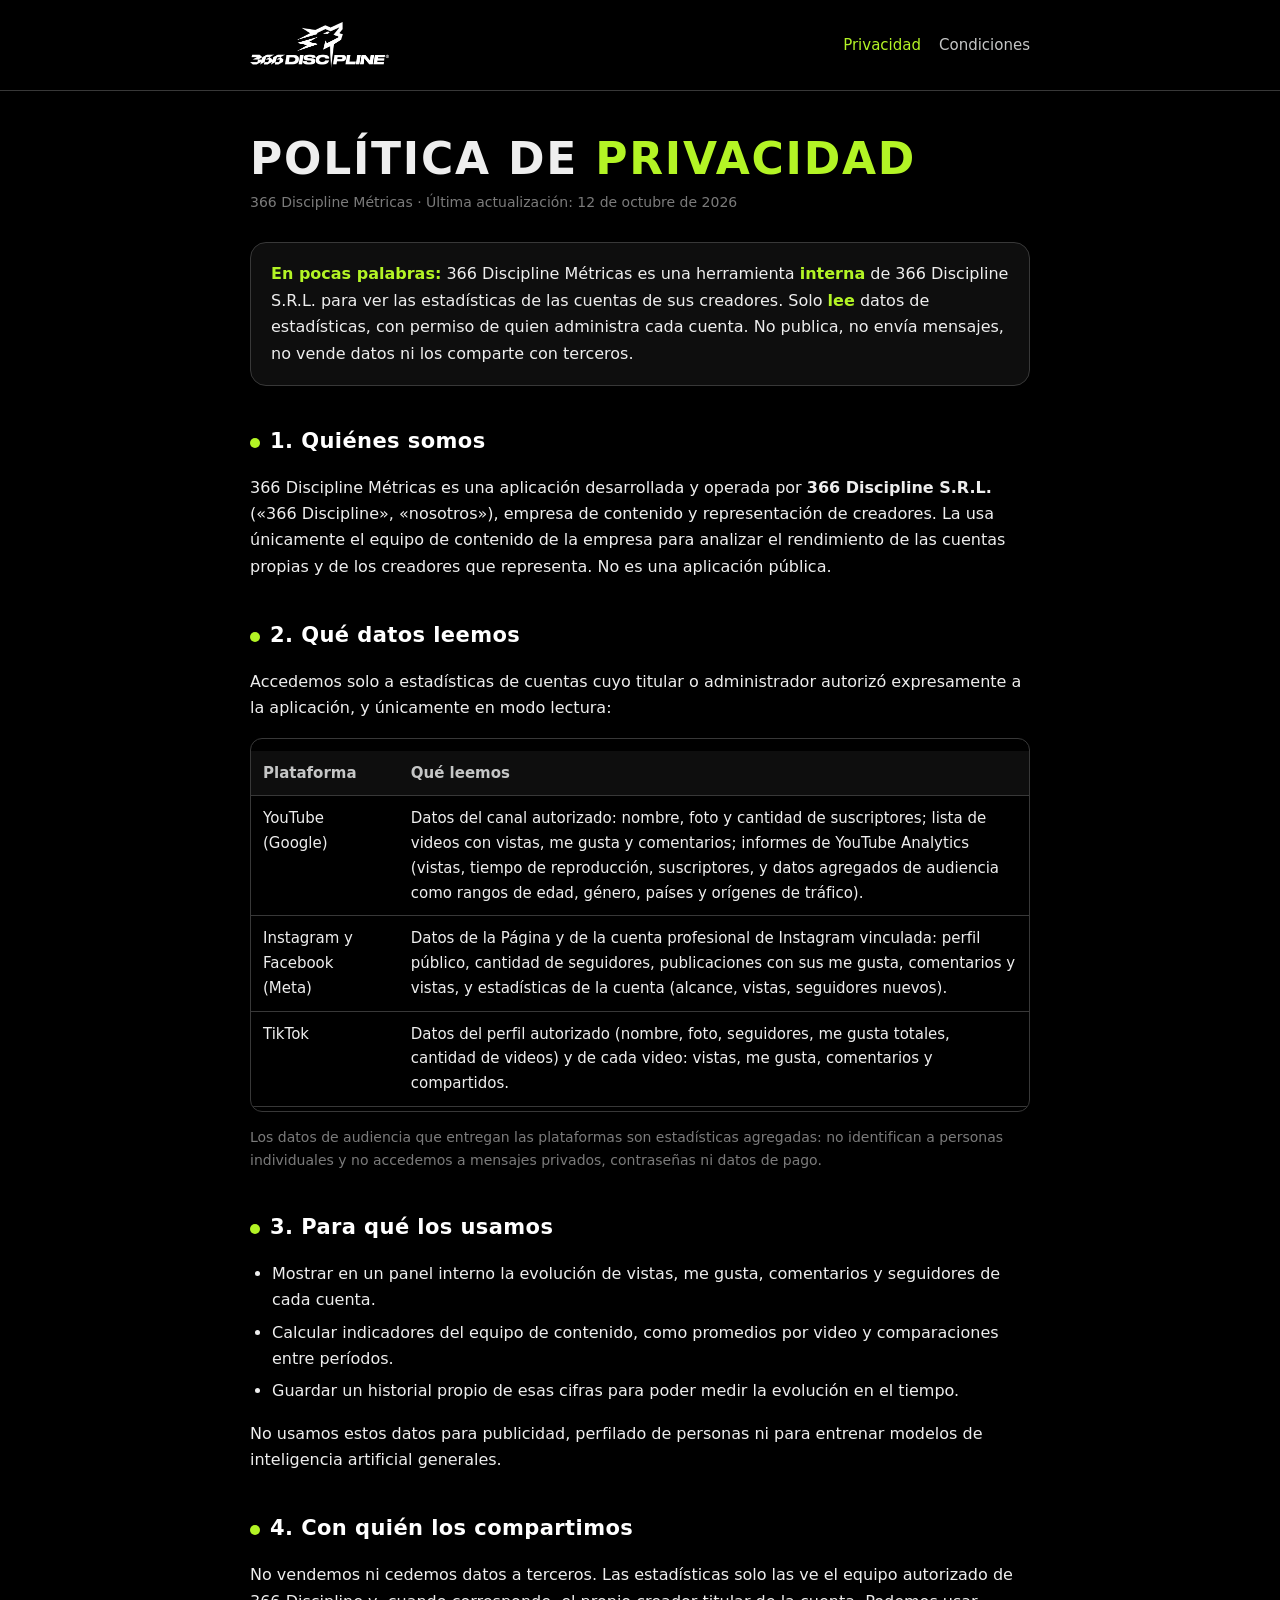
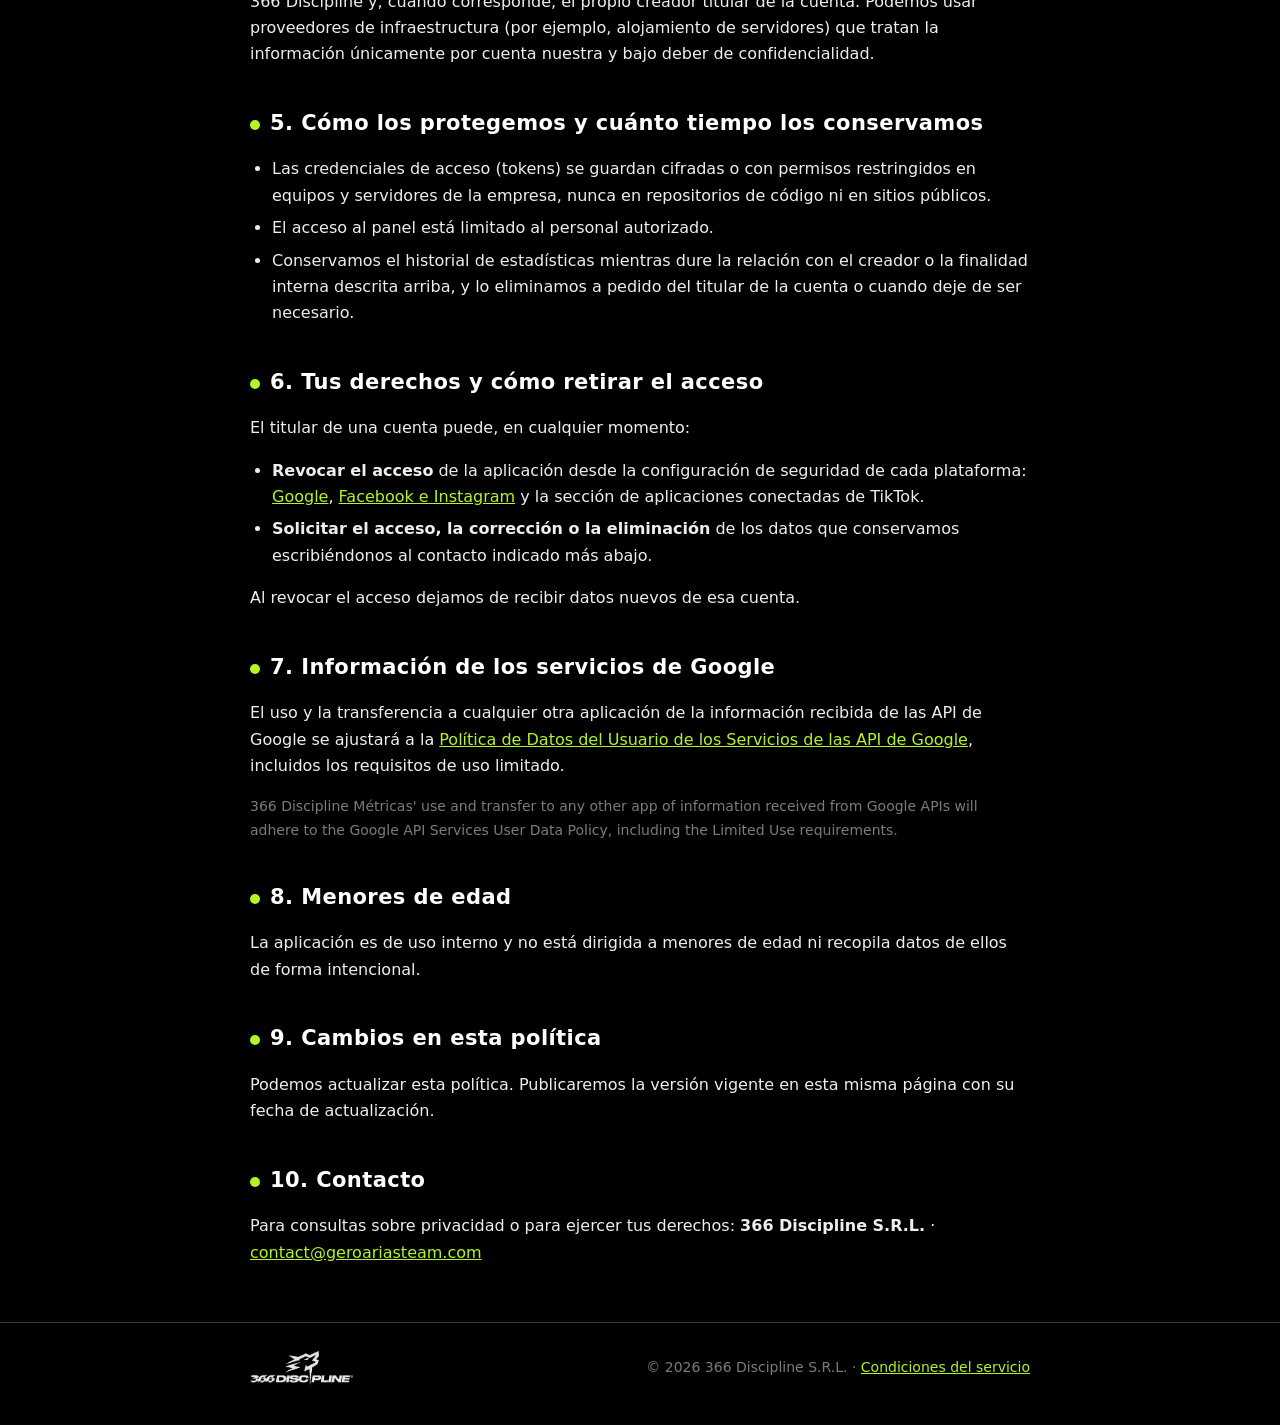
<file: index.html>
<!doctype html>
<html lang="es">
<head>
<meta charset="utf-8">
<meta name="viewport" content="width=device-width, initial-scale=1">
<title>Política de privacidad · 366 Discipline Métricas</title>
<meta name="description" content="Política de privacidad de 366 Discipline Métricas, herramienta interna de análisis de estadísticas de redes de 366 Discipline S.R.L.">
<link rel="stylesheet" href="estilo.css">
</head>
<body>
<header class="sitio"><div class="contenedor fila">
  <a href="index.html" aria-label="366 Discipline"><img class="logo" src="img/logo-366-discipline.png" alt="366 Discipline"></a>
  <nav class="sitio"><a class="activa" href="index.html">Privacidad</a><a href="terminos.html">Condiciones</a></nav>
</div></header>

<main class="contenedor">
  <h1>Política de <span>privacidad</span></h1>
  <p class="fecha">366 Discipline Métricas · Última actualización: 12 de octubre de 2026</p>

  <div class="resumen"><strong>En pocas palabras:</strong> 366 Discipline Métricas es una herramienta <strong>interna</strong> de 366 Discipline S.R.L. para ver las estadísticas de las cuentas de sus creadores. Solo <strong>lee</strong> datos de estadísticas, con permiso de quien administra cada cuenta. No publica, no envía mensajes, no vende datos ni los comparte con terceros.</div>

  <h2>1. Quiénes somos</h2>
  <p>366 Discipline Métricas es una aplicación desarrollada y operada por <strong>366 Discipline S.R.L.</strong> («366 Discipline», «nosotros»), empresa de contenido y representación de creadores. La usa únicamente el equipo de contenido de la empresa para analizar el rendimiento de las cuentas propias y de los creadores que representa. No es una aplicación pública.</p>

  <h2>2. Qué datos leemos</h2>
  <p>Accedemos solo a estadísticas de cuentas cuyo titular o administrador autorizó expresamente a la aplicación, y únicamente en modo lectura:</p>
  <div class="tabla"><table>
    <thead><tr><th>Plataforma</th><th>Qué leemos</th></tr></thead>
    <tbody>
      <tr><td>YouTube (Google)</td><td>Datos del canal autorizado: nombre, foto y cantidad de suscriptores; lista de videos con vistas, me gusta y comentarios; informes de YouTube Analytics (vistas, tiempo de reproducción, suscriptores, y datos agregados de audiencia como rangos de edad, género, países y orígenes de tráfico).</td></tr>
      <tr><td>Instagram y Facebook (Meta)</td><td>Datos de la Página y de la cuenta profesional de Instagram vinculada: perfil público, cantidad de seguidores, publicaciones con sus me gusta, comentarios y vistas, y estadísticas de la cuenta (alcance, vistas, seguidores nuevos).</td></tr>
      <tr><td>TikTok</td><td>Datos del perfil autorizado (nombre, foto, seguidores, me gusta totales, cantidad de videos) y de cada video: vistas, me gusta, comentarios y compartidos.</td></tr>
    </tbody>
  </table></div>
  <p class="nota">Los datos de audiencia que entregan las plataformas son estadísticas agregadas: no identifican a personas individuales y no accedemos a mensajes privados, contraseñas ni datos de pago.</p>

  <h2>3. Para qué los usamos</h2>
  <ul>
    <li>Mostrar en un panel interno la evolución de vistas, me gusta, comentarios y seguidores de cada cuenta.</li>
    <li>Calcular indicadores del equipo de contenido, como promedios por video y comparaciones entre períodos.</li>
    <li>Guardar un historial propio de esas cifras para poder medir la evolución en el tiempo.</li>
  </ul>
  <p>No usamos estos datos para publicidad, perfilado de personas ni para entrenar modelos de inteligencia artificial generales.</p>

  <h2>4. Con quién los compartimos</h2>
  <p>No vendemos ni cedemos datos a terceros. Las estadísticas solo las ve el equipo autorizado de 366 Discipline y, cuando corresponde, el propio creador titular de la cuenta. Podemos usar proveedores de infraestructura (por ejemplo, alojamiento de servidores) que tratan la información únicamente por cuenta nuestra y bajo deber de confidencialidad.</p>

  <h2>5. Cómo los protegemos y cuánto tiempo los conservamos</h2>
  <ul>
    <li>Las credenciales de acceso (tokens) se guardan cifradas o con permisos restringidos en equipos y servidores de la empresa, nunca en repositorios de código ni en sitios públicos.</li>
    <li>El acceso al panel está limitado al personal autorizado.</li>
    <li>Conservamos el historial de estadísticas mientras dure la relación con el creador o la finalidad interna descrita arriba, y lo eliminamos a pedido del titular de la cuenta o cuando deje de ser necesario.</li>
  </ul>

  <h2>6. Tus derechos y cómo retirar el acceso</h2>
  <p>El titular de una cuenta puede, en cualquier momento:</p>
  <ul>
    <li><strong>Revocar el acceso</strong> de la aplicación desde la configuración de seguridad de cada plataforma: <a href="https://myaccount.google.com/permissions" rel="noopener">Google</a>, <a href="https://www.facebook.com/settings?tab=business_tools" rel="noopener">Facebook e Instagram</a> y la sección de aplicaciones conectadas de TikTok.</li>
    <li><strong>Solicitar el acceso, la corrección o la eliminación</strong> de los datos que conservamos escribiéndonos al contacto indicado más abajo.</li>
  </ul>
  <p>Al revocar el acceso dejamos de recibir datos nuevos de esa cuenta.</p>

  <h2>7. Información de los servicios de Google</h2>
  <p>El uso y la transferencia a cualquier otra aplicación de la información recibida de las API de Google se ajustará a la <a href="https://developers.google.com/terms/api-services-user-data-policy" rel="noopener">Política de Datos del Usuario de los Servicios de las API de Google</a>, incluidos los requisitos de uso limitado.</p>
  <p class="nota">366 Discipline Métricas' use and transfer to any other app of information received from Google APIs will adhere to the Google API Services User Data Policy, including the Limited Use requirements.</p>

  <h2>8. Menores de edad</h2>
  <p>La aplicación es de uso interno y no está dirigida a menores de edad ni recopila datos de ellos de forma intencional.</p>

  <h2>9. Cambios en esta política</h2>
  <p>Podemos actualizar esta política. Publicaremos la versión vigente en esta misma página con su fecha de actualización.</p>

  <h2>10. Contacto</h2>
  <p>Para consultas sobre privacidad o para ejercer tus derechos: <strong>366 Discipline S.R.L.</strong> · <a href="mailto:contact@geroariasteam.com">contact@geroariasteam.com</a></p>
</main>

<footer class="sitio"><div class="contenedor fila">
  <img class="logo" src="img/logo-366-discipline.png" alt="366 Discipline">
  <span>© 2026 366 Discipline S.R.L. · <a href="terminos.html">Condiciones del servicio</a></span>
</div></footer>
</body>
</html>
</file>
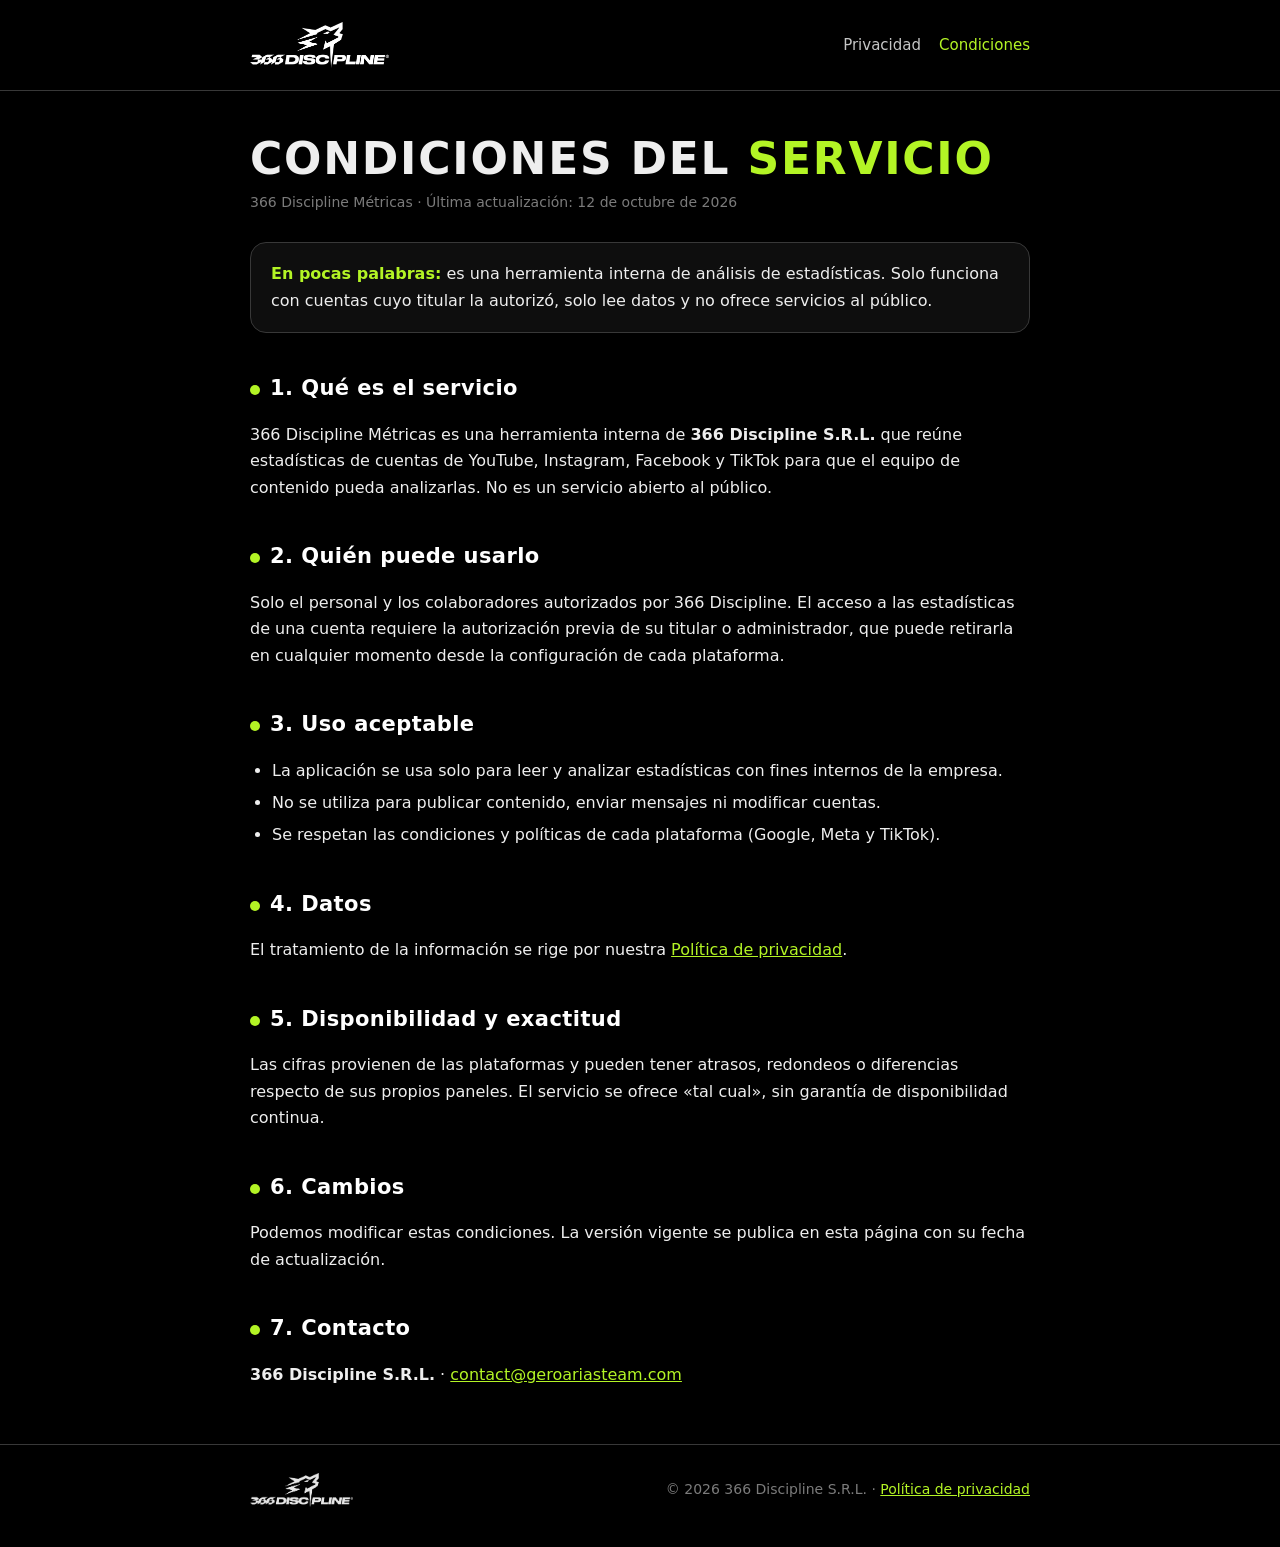
<file: terminos.html>
<!doctype html>
<html lang="es">
<head>
<meta charset="utf-8">
<meta name="viewport" content="width=device-width, initial-scale=1">
<title>Condiciones del servicio · 366 Discipline Métricas</title>
<meta name="description" content="Condiciones del servicio de 366 Discipline Métricas, herramienta interna de 366 Discipline S.R.L.">
<link rel="stylesheet" href="estilo.css">
</head>
<body>
<header class="sitio"><div class="contenedor fila">
  <a href="index.html" aria-label="366 Discipline"><img class="logo" src="img/logo-366-discipline.png" alt="366 Discipline"></a>
  <nav class="sitio"><a href="index.html">Privacidad</a><a class="activa" href="terminos.html">Condiciones</a></nav>
</div></header>

<main class="contenedor">
  <h1>Condiciones del <span>servicio</span></h1>
  <p class="fecha">366 Discipline Métricas · Última actualización: 12 de octubre de 2026</p>

  <div class="resumen"><strong>En pocas palabras:</strong> es una herramienta interna de análisis de estadísticas. Solo funciona con cuentas cuyo titular la autorizó, solo lee datos y no ofrece servicios al público.</div>

  <h2>1. Qué es el servicio</h2>
  <p>366 Discipline Métricas es una herramienta interna de <strong>366 Discipline S.R.L.</strong> que reúne estadísticas de cuentas de YouTube, Instagram, Facebook y TikTok para que el equipo de contenido pueda analizarlas. No es un servicio abierto al público.</p>

  <h2>2. Quién puede usarlo</h2>
  <p>Solo el personal y los colaboradores autorizados por 366 Discipline. El acceso a las estadísticas de una cuenta requiere la autorización previa de su titular o administrador, que puede retirarla en cualquier momento desde la configuración de cada plataforma.</p>

  <h2>3. Uso aceptable</h2>
  <ul>
    <li>La aplicación se usa solo para leer y analizar estadísticas con fines internos de la empresa.</li>
    <li>No se utiliza para publicar contenido, enviar mensajes ni modificar cuentas.</li>
    <li>Se respetan las condiciones y políticas de cada plataforma (Google, Meta y TikTok).</li>
  </ul>

  <h2>4. Datos</h2>
  <p>El tratamiento de la información se rige por nuestra <a href="index.html">Política de privacidad</a>.</p>

  <h2>5. Disponibilidad y exactitud</h2>
  <p>Las cifras provienen de las plataformas y pueden tener atrasos, redondeos o diferencias respecto de sus propios paneles. El servicio se ofrece «tal cual», sin garantía de disponibilidad continua.</p>

  <h2>6. Cambios</h2>
  <p>Podemos modificar estas condiciones. La versión vigente se publica en esta página con su fecha de actualización.</p>

  <h2>7. Contacto</h2>
  <p><strong>366 Discipline S.R.L.</strong> · <a href="mailto:contact@geroariasteam.com">contact@geroariasteam.com</a></p>
</main>

<footer class="sitio"><div class="contenedor fila">
  <img class="logo" src="img/logo-366-discipline.png" alt="366 Discipline">
  <span>© 2026 366 Discipline S.R.L. · <a href="index.html">Política de privacidad</a></span>
</div></footer>
</body>
</html>
</file>
<file: estilo.css>
/* Manual de marca 366: negro de base, verde lima #B3F425 de acento, texto blanco; DM Sans para lectura (fuente del sistema como respaldo). */
:root { --negro:#000; --lobo:#383838; --gris:#7b7b7b; --claro:#c5c6c6; --lima:#b3f425; --tiza:#eee; }
* { box-sizing: border-box; }
html { -webkit-text-size-adjust: 100%; }
body { margin:0; background:var(--negro); color:var(--tiza); font-family:"DM Sans", system-ui, -apple-system, "Segoe UI", Roboto, sans-serif; line-height:1.65; }
.contenedor { max-width:820px; margin:0 auto; padding:0 20px; }
header.sitio, footer.sitio { border-color:var(--lobo); }
header.sitio { border-bottom:1px solid var(--lobo); padding:22px 0; }
.fila { display:flex; align-items:center; justify-content:space-between; gap:16px; flex-wrap:wrap; }
.logo { height:46px; width:auto; filter:invert(1); display:block; }
nav.sitio a { color:var(--claro); text-decoration:none; margin-left:18px; font-size:15px; }
nav.sitio a:hover, nav.sitio a.activa { color:var(--lima); }
h1 { font-size:clamp(30px,6vw,44px); line-height:1.1; margin:44px 0 8px; letter-spacing:.04em; text-transform:uppercase; font-weight:800; }
h1 span { color:var(--lima); }
.fecha { color:var(--gris); font-size:14px; margin:0 0 28px; }
.resumen { background:#0e0e0e; border:1px solid var(--lobo); border-radius:16px; padding:18px 20px; margin:0 0 32px; }
.resumen strong { color:var(--lima); }
h2 { font-size:21px; margin:38px 0 8px; color:#fff; letter-spacing:.02em; }
h2::before { content:""; display:inline-block; width:10px; height:10px; border-radius:50%; background:var(--lima); margin-right:10px; }
p, li { color:var(--tiza); } ul { padding-left:22px; } li { margin:6px 0; }
a { color:var(--lima); }
table { width:100%; border-collapse:collapse; margin:12px 0 4px; font-size:15px; }
th, td { text-align:left; padding:10px 12px; border-bottom:1px solid var(--lobo); vertical-align:top; }
th { color:var(--claro); font-weight:600; background:#0e0e0e; }
.tabla { overflow-x:auto; border:1px solid var(--lobo); border-radius:12px; }
.nota { color:var(--gris); font-size:14px; }
footer.sitio { border-top:1px solid var(--lobo); margin-top:56px; padding:28px 0 40px; color:var(--gris); font-size:14px; }
footer.sitio .logo { height:34px; opacity:.9; }
@media (max-width:560px) { nav.sitio a { margin:0 14px 0 0; } .logo { height:38px; } th, td { padding:8px; } }
</file>
